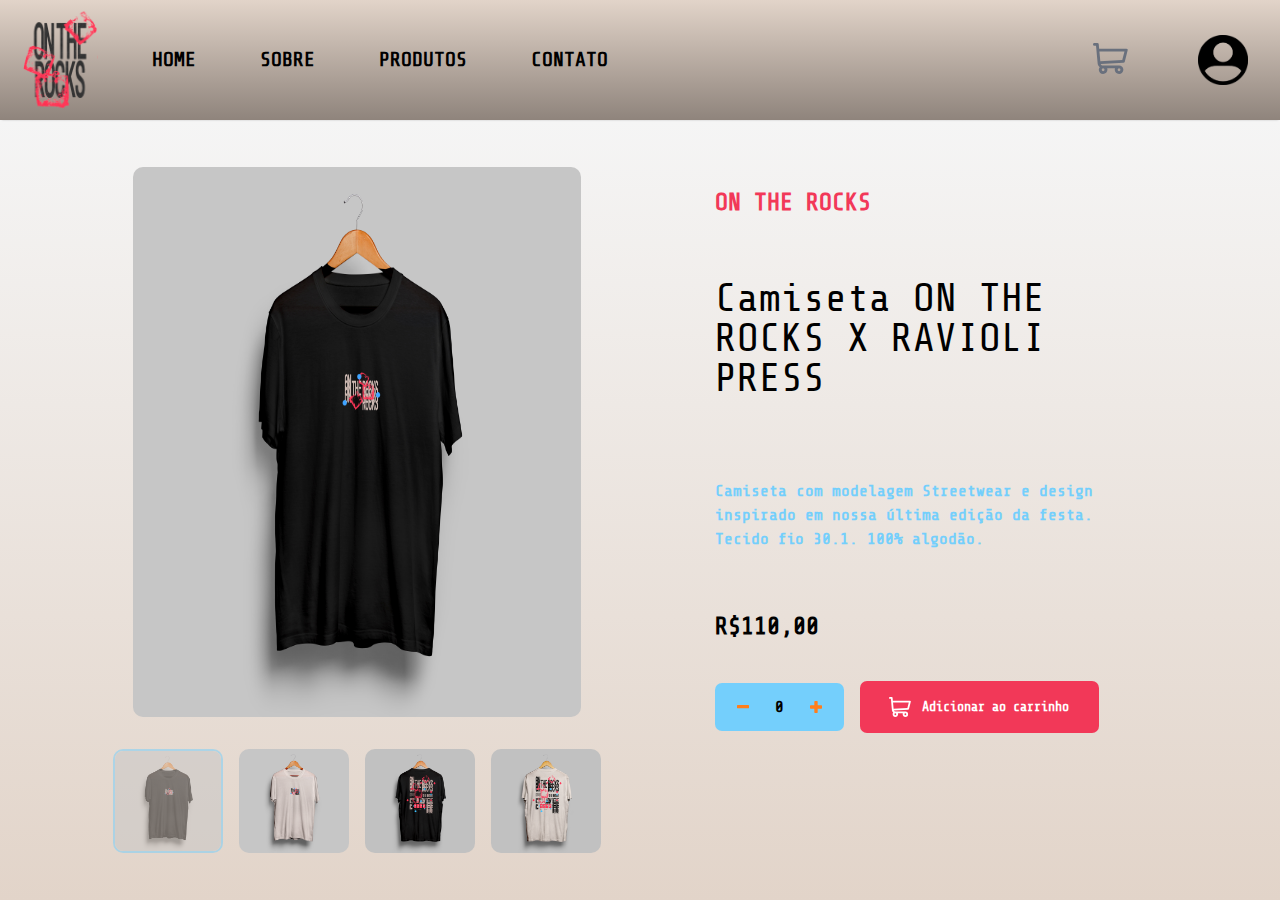
<file: index.html>
<!DOCTYPE html>
<html lang="pt-br">
  <head>
    <meta charset="UTF-8" />
    <meta name="viewport" content="width=device-width, initial-scale=1.0" />
   
    <title>On the rocks | Produtos</title>
    <link rel="stylesheet" href="./assets/css/reset.css"/>
    <link rel="stylesheet" href="./assets/css/estilos.css"/>
    <link rel="stylesheet" href="./assets/css/responsivo.css"/>
    
  </head>
  <body>
    <div class="container">
      <!-- navbar -->
      <nav>
        <div class="nav_container">
          <div class="nav_left-sec">
            <img
              src="./assets/img/icon-menu.svg"
              id="menu-btn"
              alt="menu"
              class="hidden menu"
            />
            <img src="./assets/img/logo2.png" alt="logo" class="nav_logo" />
            <div class="overlay"></div>
            <ul class="nav_links">
              <li class="nav_link">Home</li>
              <li class="nav_link">Sobre</li>
              <li class="nav_link">Produtos</li>
              <li class="nav_link">Contato</li>
            </ul>
          </div>
          <div class="nav_right-sec">
            <!-- Cart -->
            <div class="cart-container">
              <button class="cart-btn">
                <span class="indicator"></span>
                <img src="./assets/img/icon-cart.svg" alt="carrinho" class="cart" />
              </button>
              <div class="cart-wrp invisible">
                <p class="cart-heading">Carrinho</p>
                <div class="divider"></div>
                <div class="cart-content empty">
                  <p>O seu carrinho está vazio</p>
                  
                </div>
                <div >
                  <a href="checkout.html" class="checkout-btn" id="checkout" >Finalizar compra</a>
                </div>
              </div>
            </div>
            <img src="./assets/img/avatar.png" alt="avatar" class="avatar" />
          </div>
        </div>
      </nav>
      <main>
        <!-- thumbnails -->
        <section class="thumbnails">
          <img
            src="./assets/img/camiseta-1.jpg"
            alt="camiseta preta de frente"
            class="main-thumbnail invisible-mob"
          />
          <div class="mobile-thumb hidden">
            <img
              src="./assets/img/camiseta-1.jpg"
              class="thumb-mob"
              alt="camiseta preta de frente"
            />
            <button id="next">
              <img src="./assets/img/icon-next.svg" alt="próximo" />
            </button>
            <button id="previous">
              <img src="./assets/img/icon-previous.svg" alt="anterior" />
            </button>
          </div>
          <div>
            <div class="preview">
              <img
                class="selected"
                src="./assets/img/camiseta-1.jpg"
                alt="camiseta preta de frente"
              />
              <img src="./assets/img/camiseta-2.jpg" alt="camiseta branca de frente" />
              <img src="./assets/img/camiseta-3.jpg" alt="camiseta preta de trás" />
              <img src="./assets/img/camiseta-4.jpg" alt="camiseta branca de frente" />
            </div>
          </div>
        </section>
        <!-- content -->
        <section class="content">
          <p class="company">ON THE ROCKS</p>
          <h1 class="title">Camiseta ON THE ROCKS X RAVIOLI PRESS</h1>
          <p class="info">
            Camiseta com modelagem Streetwear e design inspirado em nossa última edição da festa.
            Tecido fio 30.1.
            100% algodão.
          </p>
          <div class="price">
            <div class="new-price">
              <p class="now">R$110,00</p>
          </div>
          <div class="buttons">
            <div class="amount-btn">
              <button id="minus">
                <img src="./assets/img/icon-minus.svg" alt="menos" />
              </button>
              <p class="amount">0</p>
              <button id="plus">
                <img src="./assets/img/icon-plus.svg" alt="mais" />
              </button>
            </div>
            <button class="add_btn">
              <img src="./assets/img/icon-cart.svg" alt="carrinho" />
              Adicionar ao carrinho
            </button>
          </div>
        </section>
      </main>
    </div>
    <!-- Lightbox -->
    <div class="lightbox invisible">
      <div class="lightbox-container">
        <button class="close-lightbox"><img src="./assets/img/icon-close.svg" alt="fechar"></button>
        <img
          src="./assets/img/camiseta-1.jpg"
          alt="camiseta preta de frente"
          class="main-thumbnail invisible-mob"
        />
        <div class="preview">
          <img
            class="selected"
            src="./assets/img/camiseta-1.jpg"
            alt="camiseta preta de frente"
          />
          <img src="./assets/img/camiseta-2.jpg" alt="camiseta branca de frente" />
          <img src="./assets/img/camiseta-3.jpg" alt="camiseta preta de trás" />
          <img src="./assets/img/camiseta-4.jpg" alt="camiseta branca de trás" />
        </div>
      </div>
    </div>
    <script src="./js/main.js"></script>
  </body>
</html>
</file>
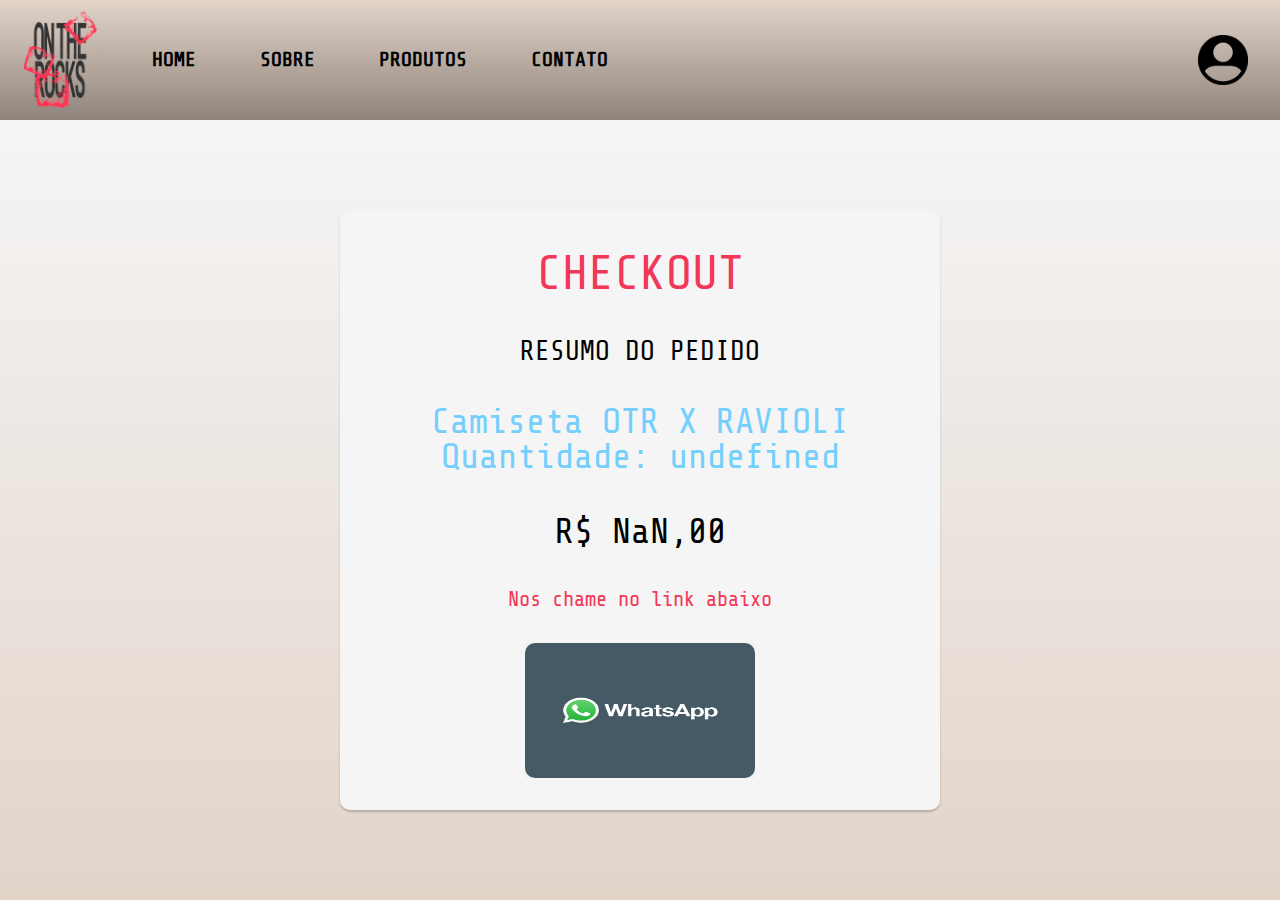
<file: checkout.html>
<!DOCTYPE html>
<html lang="pt-br">
    <head>
    <meta charset="UTF-8" />
    <meta name="viewport" content="width=device-width, initial-scale=1.0" />
   
    <title>On the rocks | Checkout</title>
    <link rel="stylesheet" href="./assets/css/reset.css"/>
    <link rel="stylesheet" href="./assets/css/estilos.css"/>
    <link rel="stylesheet" href="./assets/css/checkout.css"/>
    <link rel="stylesheet" href="./assets/css/responsivo.css"/>
    
    </head>
    <body>
        <div class="container">
      <!-- navbar -->
            <nav>
                <div class="nav_container">
                    <div class="nav_left-sec">
                        <img
                        src="./assets/img/icon-menu.svg"
                        id="menu-btn"
                        alt="menu"
                        class="hidden menu"
                        />
                        <img src="./assets/img/logo2.png" alt="logo" class="nav_logo" />
                        <div class="overlay"></div>
                        <ul class="nav_links">
                        <li class="nav_link">Home</li>
                        <li class="nav_link">Sobre</li>
                        <li class="nav_link">Produtos</li>
                        <li class="nav_link">Contato</li>
                        </ul>
                    </div>
                    <div class="nav_right-sec">
                        <!-- Cart -->
                        <img src="./assets/img/avatar.png" alt="avatar" class="avatar" />
                    </div>
                </div>
            </nav>
        </div>
        <section>
            <div class="checkout">
                <h1 class="checkout__titulo">Checkout</h1>
                <p class="checkout__resumo">Resumo do pedido</p>
                <p class="checkout__conteudo"></p>
                <p class="checkout__preco"></p>
                <div class="checkout__whatsapp">

                </div>
            </div>

        </section>
        <script src="./js/checkout.js"></script>
    </body>
</html>
</file>
<file: assets/css/estilos.css>
@import url('https://fonts.googleapis.com/css2?family=Share+Tech+Mono&display=swap');


:root {
  --Bege: #e2d4c9;
  --Rosa: #f23858;
  --Azul: #74cffc;
}

* {
  font-family: 'Share Tech Mono', monospace;
   box-sizing: border-box;
}

img {
  max-width: 100%;
}
body {
  font-family: 'Share Tech Mono', monospace;
  display: flex;
  flex-direction: column;
  align-items: center;
  width: 100vw;
  height: 100vh;
}
.container {
  height: 120px;
  background: linear-gradient(to bottom, var(--Bege),#8f847c);
  width: 100vw;
  box-shadow: 0 2px 2px rgba(0,0,0,0.2);
  margin-top: 0;
}

/* visibility actions */
.hidden {
  display: none;
}
.invisible {
  display: none !important;
}
/* Navbar styles */
nav {
 
  display: flex;
  align-items: center;
  justify-content: space-between;
  width: 100vw;
  
}
.nav_logo {
  height: 120px;
  
}
.nav_container {
  display: flex;
  width: 100%;
  height: 120px;
  justify-content: space-between;
  box-shadow: 0 2px 2px -2px rgba(0, 0, 0, 0.2);
  
}
.nav_left-sec {
  display: flex;
  align-items: center;
}
.nav_links {
  margin-left: 2rem;
  list-style: none;
  display: flex;
  align-items: center;
  gap: 4rem;
  color: black;
  font-weight: 700;
  text-transform: uppercase;
  font-size: 20px;
  
}
.nav_link {
  cursor: pointer;
  height: 100%;
  position: relative;
}
.nav_link:hover {
  color: var(--Black);
}
.nav_link:hover::after {
  content: "";
  position: absolute;
  bottom: -35px;
  border-radius: 10px;
  display: block;
  background-color: var(--Rosa);
  width: 100%;
  height: 5px;
}
.nav_right-sec {
  display: flex;
  align-items: center;
  gap: 2rem;
}
.avatar,
.cart {
  cursor: pointer;
  width: 35px;
  margin-right: 2rem;
}
.avatar {
  width: 50px;
}
.avatar:hover {
  outline: 2px solid var(--Rosa);
  border-radius: 50%;
}
.cart:hover {
  filter: brightness(0%);
}
.cart-btn {
  background-color: transparent;
  border: none;
}
.indicator {
  background-color: var(--Azul);
  padding: 0.2rem 0.5rem;
  border-radius: 50%;
  color: var(--White);
  position: absolute;
  top: -15px;
  right: 5px;
}

/* Cart styles */
.cart-container {
  position: relative;
}
.cart-wrp {
  position: absolute;
  left: -360px;
  top: 75px;
  z-index: 999;
  width: 350px;
  height: 250px;
  background-color: var(--Bege);
  box-shadow: 0px 0px 15px 0px #000000;
  border-radius: 10px;
}
.cart-heading {
  font-size: 1.1rem;
  font-weight: 700;
  padding: 1rem;
}
.divider {
  width: 100%;
  height: 1px;
  background-color: rgba(128, 128, 128, 0.616);
}
.empty {
  display: flex;
  align-items: center;
  justify-content: center;
  font-size: 23px;
}
.cart-content {
  height: 200px;
}

.product-title {
  color: var(--Rosa);
  font-size: 1.5rem;

}
.product-info {
  display: flex;
  text-align: center;
  height: 100%;
  justify-content: center;
}

.product-content {
  display: flex;
  flex-direction: column;
  justify-content: space-evenly;
  width: 60%;
  
}
.product-price {
  font-size: 20px;
  color: var(--Azul);
  
}
.cart-content img {
  width: 130px;
  height: 130px;
  margin-top: 30px;
  border-radius: 6px;
  display: flex;
  justify-content: flex-start;
}
.delete-btn {
  background-color: transparent;
  border: none;
  width: 45px;
  height: 35px;
  cursor: pointer;
  margin: 0 auto;
    
}
.delete-btn img{
  position: relative;
  width: 45px;
  height: 35px;
  margin: 0 auto;
}

.checkout-btn {
  text-decoration: none;
  margin-top: 3px;
  margin-left: 75px;
  background-color: var(--Rosa);
  border-radius: 8px;
  border: none;
  color: white;
  font-weight: 700;
  font-size: 1.1rem;
  font-family: inherit;
  padding: 1rem;
  cursor: pointer;
}
/* Main section */
main {
  margin-top: 0;
  display: flex;
  height: calc(100vh - 120px);
  width: 100%;
  align-items: center;
  justify-content: space-evenly;
  background: linear-gradient(to bottom, #f5f5f5, var(--Bege))
}

.thumbnails {
  display: flex;
  flex-direction: column;
  align-items: center;
  justify-content: center;
  width: 35%;
}
.main-thumbnail {
  width: 550px;
  height: 550px;
  border-radius: 10px;
  cursor: pointer;
}
.preview {
  display: flex;
  gap: 1rem;
  margin-top: 2rem;
}
.preview img {
  width: 110px;
  border-radius: 10px;
  cursor: pointer;
}
.preview img:hover {
  opacity: 60%;
}

.selected {
  border: 2px solid var(--Azul);
  opacity: 50%;
}
.content {
  display: flex;
  flex-direction: column;
  justify-content: space-evenly;
  width: 30%;
  gap: 3rem;
  margin-bottom: 5rem;
  margin-right: 3rem;

}
.company {
  color: var(--Rosa);
  text-transform: uppercase;
  font-weight: 700;
  margin-bottom: 1rem;
  font-size: 1.5rem;
}
.title {
  font-size: 2.5rem;
  margin-bottom: 2rem;
}
.info {
  color: var(--Azul);
  line-height: 1.5;
  margin-bottom: 1rem;
  font-weight: 700;
}
.price {
  display: flex;
  flex-direction: column;
  gap: 0.6rem;
  margin-bottom: 1rem;
}
.new-price {
  display: flex;
  align-items: center;
}
.new-price p {
  font-size: 1.5rem;
  font-weight: 700;
}
.new-price span {
  margin-left: 1rem;
  background-color: var(--Pale-orange);
  padding: 0.3rem;
  border-radius: 6px;
  color: var(--Orange);
  font-weight: 700;
}

.buttons {
  display: flex;
  align-items: center;
  width: 100%;
  margin-top: 2rem;
}
.amount-btn {
  background-color: var(--Azul);
  display: flex;
  align-items: center;
  padding: 1rem;
  width: 35%;
  border-radius: 7px;
  justify-content: space-between;
}
.amount-btn button {
  background-color: transparent;
  border: none;
  display: flex;
  align-items: center;
  justify-content: center;
  cursor: pointer;
}
.amount {
  font-weight: 700;
}
.add_btn {
  cursor: pointer;
  width: 65%;
  margin-left: 1rem;
  background-color: var(--Rosa);
  color: white;
  font-weight: 700;
  display: flex;
  align-items: center;
  justify-content: center;
  gap: 0.7rem;
  font-family: inherit;
  border: none;
  border-radius: 7px;
  padding: 1rem;
}
.add_btn:hover {
  opacity: 70%;
}
.add_btn img {
  filter: brightness(5);
}
/* Lightbox styles */
.lightbox {
  position: absolute;
  top: 0;
  bottom: 0;
  left: 0;
  right: 0;
  background-color: rgba(0, 0, 0, 0.75);
  display: flex;
  align-items: center;
  flex-direction: column;
  justify-content: center;
}
.lightbox-container {
  position: relative;
}
.close-lightbox {
  position: absolute;
  top: 5px;
  right: 5px;
  color: black;
  background-color: transparent;
  border: none;
  cursor: pointer;
}
.close-lightbox:hover img {
  filter: sepia(100%) hue-rotate(-50deg) saturate(600%) contrast(1);
}
.close-lightbox img {
  width: 20px;
  height: 20px;
}
.lightbox .main-thumbnail {
  width: 770px;
  height: 770px;
}
.preview {
  display: flex;
  justify-content: center;
}
</file>
<file: assets/css/responsivo.css>
@media screen and (max-width: 700px) {
    
    /* visibility actions */
    .hidden {
      display: flex;
    }
    .invisible-mob {
      display: none;
    }
    /* default styles */
    body {
      position: relative;
      height: 100vh;
    }
    
    /* Navbar styles */
    .container{
      height: 120px;
    }

    .nav_container {
      padding-inline: 1rem;
    }
    .nav_left-sec {
      align-items: center;
      gap: 1rem;
    }
    .menu {
      cursor: pointer;
      z-index: 999;
    }
    
    .overlay {
      position: absolute;
      z-index: 900;
      top: 0;
      bottom: 0;
      left: 0;
      right: 0;
      background-color: var(--Black);
      opacity: 75%;
      display: none;
      
    }
    .nav_links {
      position: absolute;
      top: 0;
      bottom: 0;
      left: 0;
      width: fit-content;
      height: fit-content;
      z-index: 200;
      gap: 2;
      padding: 2rem;
      align-items: flex-start;
      margin: 0;
      margin-top: 8rem;
      margin-left: 1rem;
      display: none;
      flex-direction: column;
      background-color: var(--Bege);
      border-radius: 10px;
      box-shadow: 0px 0px 15px 0px #000000;
    }

    .nav_link:hover::after {
      bottom: -15px;
    }
    .active {
      display: flex;
    }
    .nav_link {
      margin: 0;
      height: 5px;
      font-weight: 700;
      left: -20px;
      color: var(--Black);
    }
    .nav_right-sec {
      gap: 1.5rem;
    }
    .cart-wrp {
      position: absolute;
      left: -180px;
      
    }
    .avatar {
      width: 30px;
    }
    /* Main section */
    main {
      flex-direction: column;
      align-items: center;
      margin-inline: 0;
      height: calc(100vh - 120px);
      width: 100%;
      margin-bottom: 4rem;
    }
    .thumbnails {
      margin-top: 2rem;
      height: 40%;
    }
    .content {
      
      height: 50%;
      display: flex;
      width: 85%;
      gap: 0;
      margin:0;
      align-items: center;
      justify-content: center;
    }
    .preview {
      display: none;
    }
    .mobile-thumb {
      position: relative;
      display: flex;
      overflow-x: hidden;
      min-width: 95vw;
      margin-top: -0.5rem;
      z-index: 1;
    }
    .mobile-thumb img {
      object-fit: cover;
      width: 100%;
      z-index: 1;
    }

    .company {
      display: none;
    }
    .title {
      font-size: 1.5rem;
      margin-bottom: 1rem;
      width: 100%;
      align-content: center;
      width: 100%;
    }
    .price {
      margin: 0;
      font-weight: 1.3rem;
      align-items: center;
      justify-content: space-between;
    }
    .buttons {
      margin-top: 1rem;
      margin-bottom: 0;
      flex-direction: column;
      align-items: center;
      justify-content: center;
      gap: 1rem;
    }
    .amount-btn {
      width: 100%;
    }
    .add_btn {
      width: 100%;
      margin-left: 0;
    }
    #next {
      position: absolute;
      right: 10%;
      top: 50%;
      border: none;
      background-color: var(--White);
      width: 50px;
      height: 50px;
      display: flex;
      align-items: center;
      justify-content: center;
      border-radius: 50%;
      text-align: center;
      cursor: pointer;
      z-index: 10;
    }
    #previous {
      position: absolute;
      left: 10%;
      top: 50%;
      border: none;
      background-color: var(--White);
      width: 50px;
      height: 50px;
      display: flex;
      align-items: center;
      justify-content: center;
      border-radius: 50%;
      text-align: center;
      cursor: pointer;
      z-index: 10;
    }
    #previous img,
    #next img {
      width: 15px;
    }
    /* Checkout page */
    
    .checkout {
      height: 500px;
      width: 300px;
      margin-right: 2.1rem;
      margin-bottom: 2.5rem;
      border-radius: 10px;
      
    }
    .checkout__conteudo {
      font-size: 1.5rem;
    }
    .checkout__preco {
      font-size: 1.5rem;
    }
    .checkout__botao {
      height: 100px;
      width: 180px;
      border: none;
      padding: 0;
  
  }

    }
</file>
<file: assets/css/checkout.css>
@import url('https://fonts.googleapis.com/css2?family=Share+Tech+Mono&display=swap');


:root {
  --Bege: #e2d4c9;
  --Rosa: #f23858;
  --Azul: #74cffc;
}

* {
  font-family: 'Share Tech Mono', monospace;
   box-sizing: border-box;
}

section {
    margin-top: 0;
    display: flex;
    height: calc(100vh - 120px);
    width: 100%;
    align-items: center;
    justify-content: center;
    background: linear-gradient(to bottom, #f5f5f5, var(--Bege))
}

.checkout {
    height: 600px;
    width: 600px;
    border-radius: 10px;
    background-color: #f5f5f5;
    display: flex;
    flex-direction: column;
    justify-content: space-evenly;
    align-items: center;
    box-shadow: 0 2px 2px rgba(0,0,0,0.2);
}

.checkout__titulo {
    text-transform: uppercase;
    font-size: 3rem;
    color: var(--Rosa);
}

.checkout__resumo {
    text-transform: uppercase;
    font-size: 1.7rem;
    color: black;
}

.checkout__conteudo {
    font-size: 2.2rem;
    color: var(--Azul);
    text-align: center;
}

.checkout__preco {
    font-size: 2.2rem;
    color: black;
    text-align: center;
}

.checkout__whatsapp {
    height: 30%;
    width: 100%;
    display: flex;
    flex-direction: column;
    align-items: center;
    background-color: #F5f5f5;
}

.checkout__whatsapp p{
    font-size: 1.3rem;
    margin-bottom: 2rem;
    color: var(--Rosa);
}

.checkout__whatsapp img {
    height: 100%;
    width: 100%;
    background-color: #F5f5f5;
    border-radius: 10px;
    transition: 0.1s;
}

.checkout__whatsapp:hover img{
    border: 4px solid var(--Rosa);
}

.checkout__botao {
    height: 135px;
    width: 230px;
    border: none;
    padding: 0;
}
</file>
